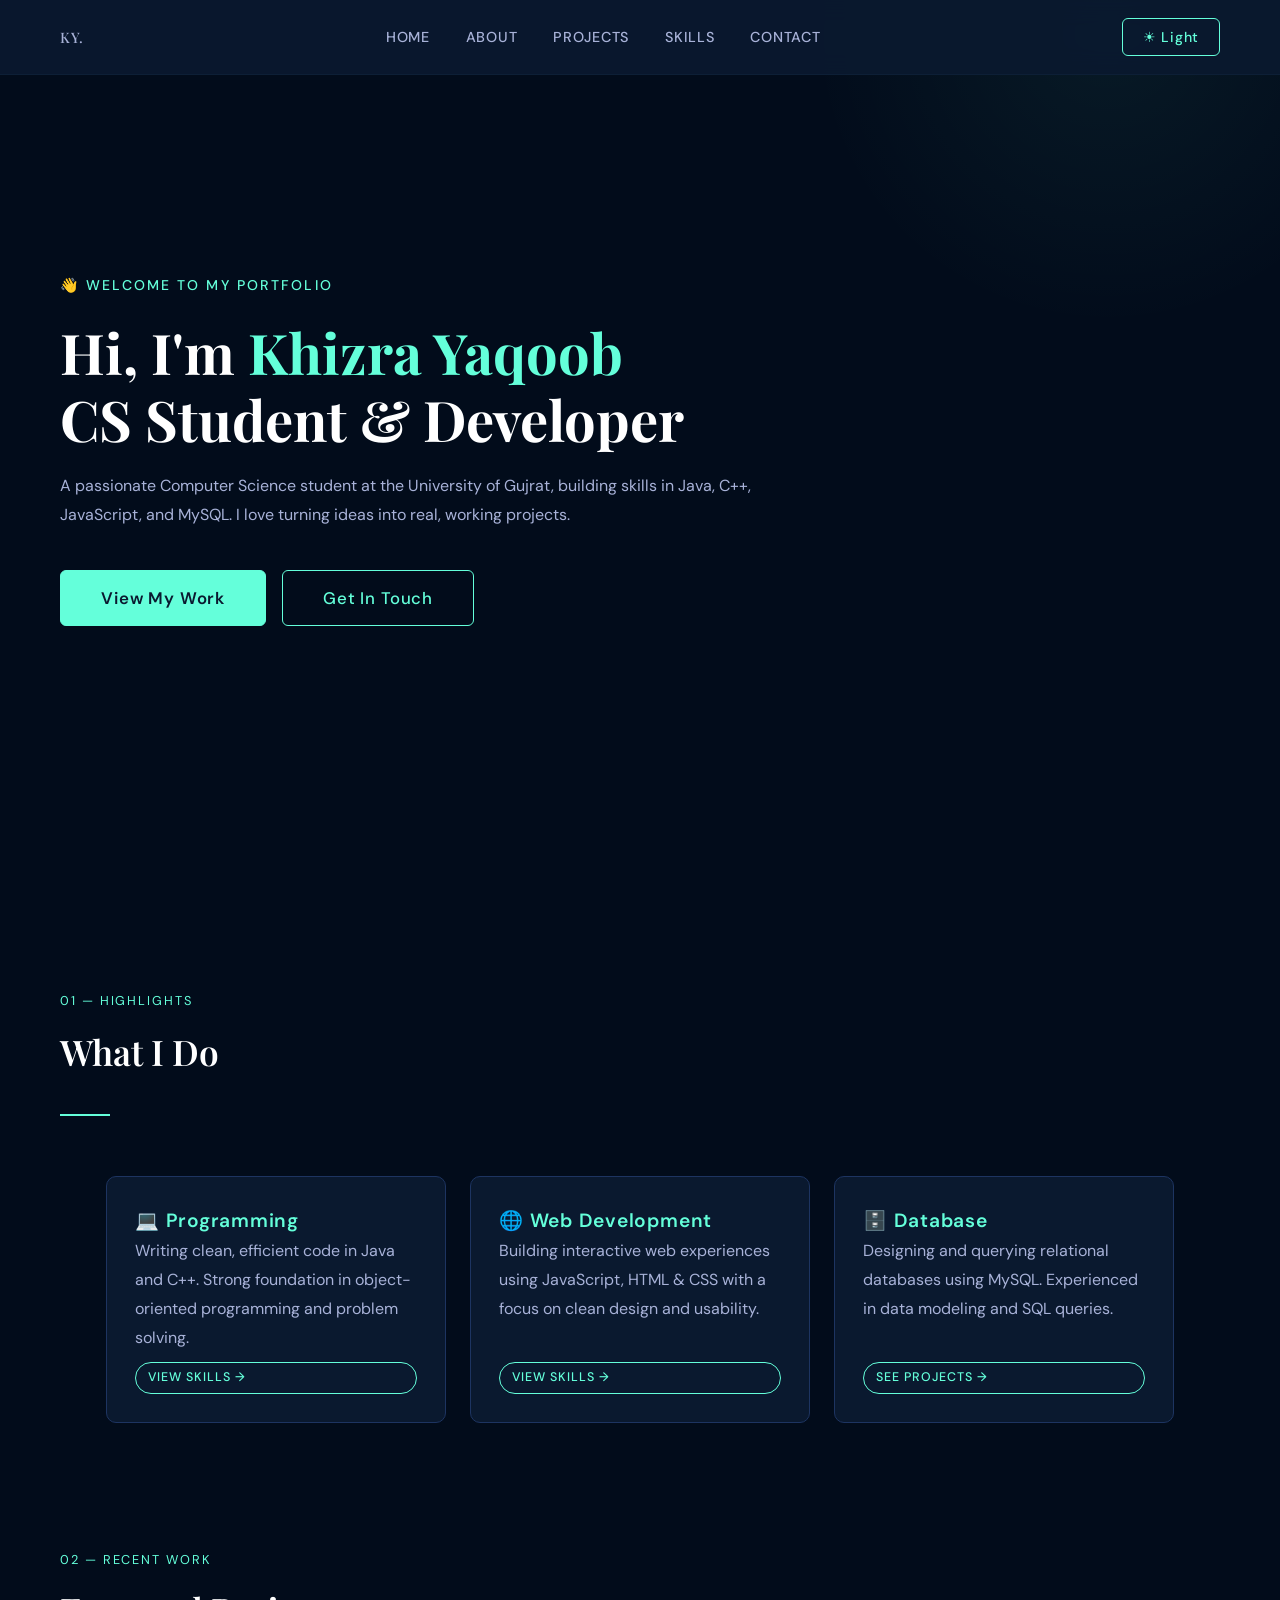
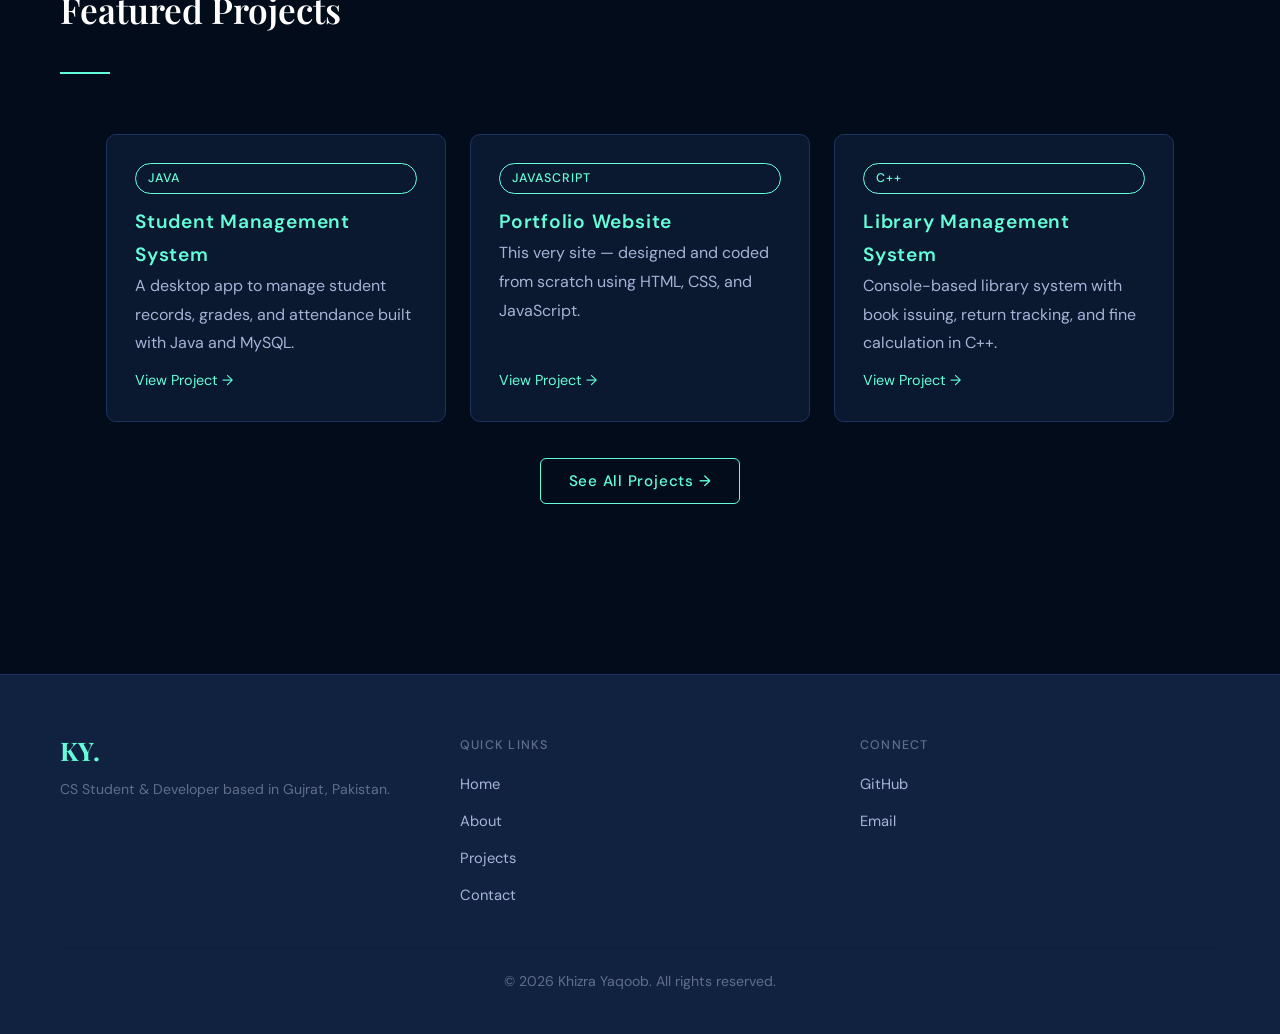
<file: index.html>
<!DOCTYPE html>
<html lang="en" data-theme="dark">
<head>
  <meta charset="UTF-8" />
  <meta name="viewport" content="width=device-width, initial-scale=1.0" />
  <title>Home — Khizra Yaqoob Portfolio</title>
  <link rel="stylesheet" href="cssFile/globalStyles.css" />
</head>
<body>

  <nav>
    <a href="index.html">KY.</a>
    <ul>
      <li><a href="index.html">Home</a></li>
      <li><a href="pages/about.html">About</a></li>
      <li><a href="pages/projects.html">Projects</a></li>
      <li><a href="pages/skills.html">Skills</a></li>
      <li><a href="pages/contact.html">Contact</a></li>
    </ul>
    <button id="theme-toggle" class="sm-button">☀ Light</button>
    <button class="menu-toggle" aria-label="Toggle menu" aria-expanded="false">
      <span></span><span></span><span></span>
    </button>
  </nav>

  <section class="hero page" data-section="home">
    <div class="hero-content">
      <span class="hero-tag">👋 Welcome to my portfolio</span>
      <h1>Hi, I'm <span style="color: var(--brand-accent-color);">Khizra Yaqoob</span><br>CS Student & Developer</h1>
      <p>A passionate Computer Science student at the University of Gujrat, building skills in Java, C++, JavaScript, and MySQL. I love turning ideas into real, working projects.</p>
      <div class="hero-cta">
        <a href="pages/projects.html"><button class="link-button lg-button">View My Work</button></a>
        <a href="pages/contact.html"><button class="lg-button">Get In Touch</button></a>
      </div>
    </div>
  </section>

  <section class="section" data-section="highlights">
    <div class="section-header">
      <span class="section-number">01 — Highlights</span>
      <h2>What I Do</h2>
      <div class="divider"></div>
    </div>
    <div class="card-container">
      <div class="card">
        <h3>💻 Programming</h3>
        <p>Writing clean, efficient code in Java and C++. Strong foundation in object-oriented programming and problem solving.</p>
        <a href="pages/skills.html" class="badge" style="margin-top:auto;">View Skills →</a>
      </div>
      <div class="card">
        <h3>🌐 Web Development</h3>
        <p>Building interactive web experiences using JavaScript, HTML & CSS with a focus on clean design and usability.</p>
        <a href="pages/skills.html" class="badge" style="margin-top:auto;">View Skills →</a>
      </div>
      <div class="card">
        <h3>🗄️ Database</h3>
        <p>Designing and querying relational databases using MySQL. Experienced in data modeling and SQL queries.</p>
        <a href="pages/projects.html" class="badge" style="margin-top:auto;">See Projects →</a>
      </div>
    </div>
  </section>

  <section class="section" style="padding-top:0;" data-section="recent">
    <div class="section-header">
      <span class="section-number">02 — Recent Work</span>
      <h2>Featured Projects</h2>
      <div class="divider"></div>
    </div>
    <div class="card-container">
      <div class="card">
        <span class="badge" style="margin-bottom:12px;">Java</span>
        <h3>Student Management System</h3>
        <p>A desktop app to manage student records, grades, and attendance built with Java and MySQL.</p>
        <a href="pages/projects.html" style="margin-top:auto; font-size:0.9rem;">View Project →</a>
      </div>
      <div class="card">
        <span class="badge" style="margin-bottom:12px;">JavaScript</span>
        <h3>Portfolio Website</h3>
        <p>This very site — designed and coded from scratch using HTML, CSS, and JavaScript.</p>
        <a href="pages/projects.html" style="margin-top:auto; font-size:0.9rem;">View Project →</a>
      </div>
      <div class="card">
        <span class="badge" style="margin-bottom:12px;">C++</span>
        <h3>Library Management System</h3>
        <p>Console-based library system with book issuing, return tracking, and fine calculation in C++.</p>
        <a href="pages/projects.html" style="margin-top:auto; font-size:0.9rem;">View Project →</a>
      </div>
    </div>
    <div style="display:flex; justify-content:center; margin-top:20px;">
      <a href="pages/projects.html"><button>See All Projects →</button></a>
    </div>
  </section>

  <footer>
    <div class="footer-container">
      <div>
        <h1>KY.</h1>
        <p>CS Student & Developer based in Gujrat, Pakistan.</p>
      </div>
      <div>
        <h2>Quick Links</h2>
        <a href="index.html">Home</a>
        <a href="pages/about.html">About</a>
        <a href="pages/projects.html">Projects</a>
        <a href="pages/contact.html">Contact</a>
      </div>
      <div>
        <h2>Connect</h2>
        <a href="https://github.com/khizra-yaqoob" target="_blank">GitHub</a>
        <a href="mailto:khizra.yaqoob03@gmail.com">Email</a>
      </div>
    </div>
    <p style="border-top:1px solid var(--border-muted-color); padding-top:20px; text-align:center;">
      © 2026 Khizra Yaqoob. All rights reserved.
    </p>
  </footer>

  <script src="jsFile/jsFunctions.js"></script>
</body>
</html>
</file>
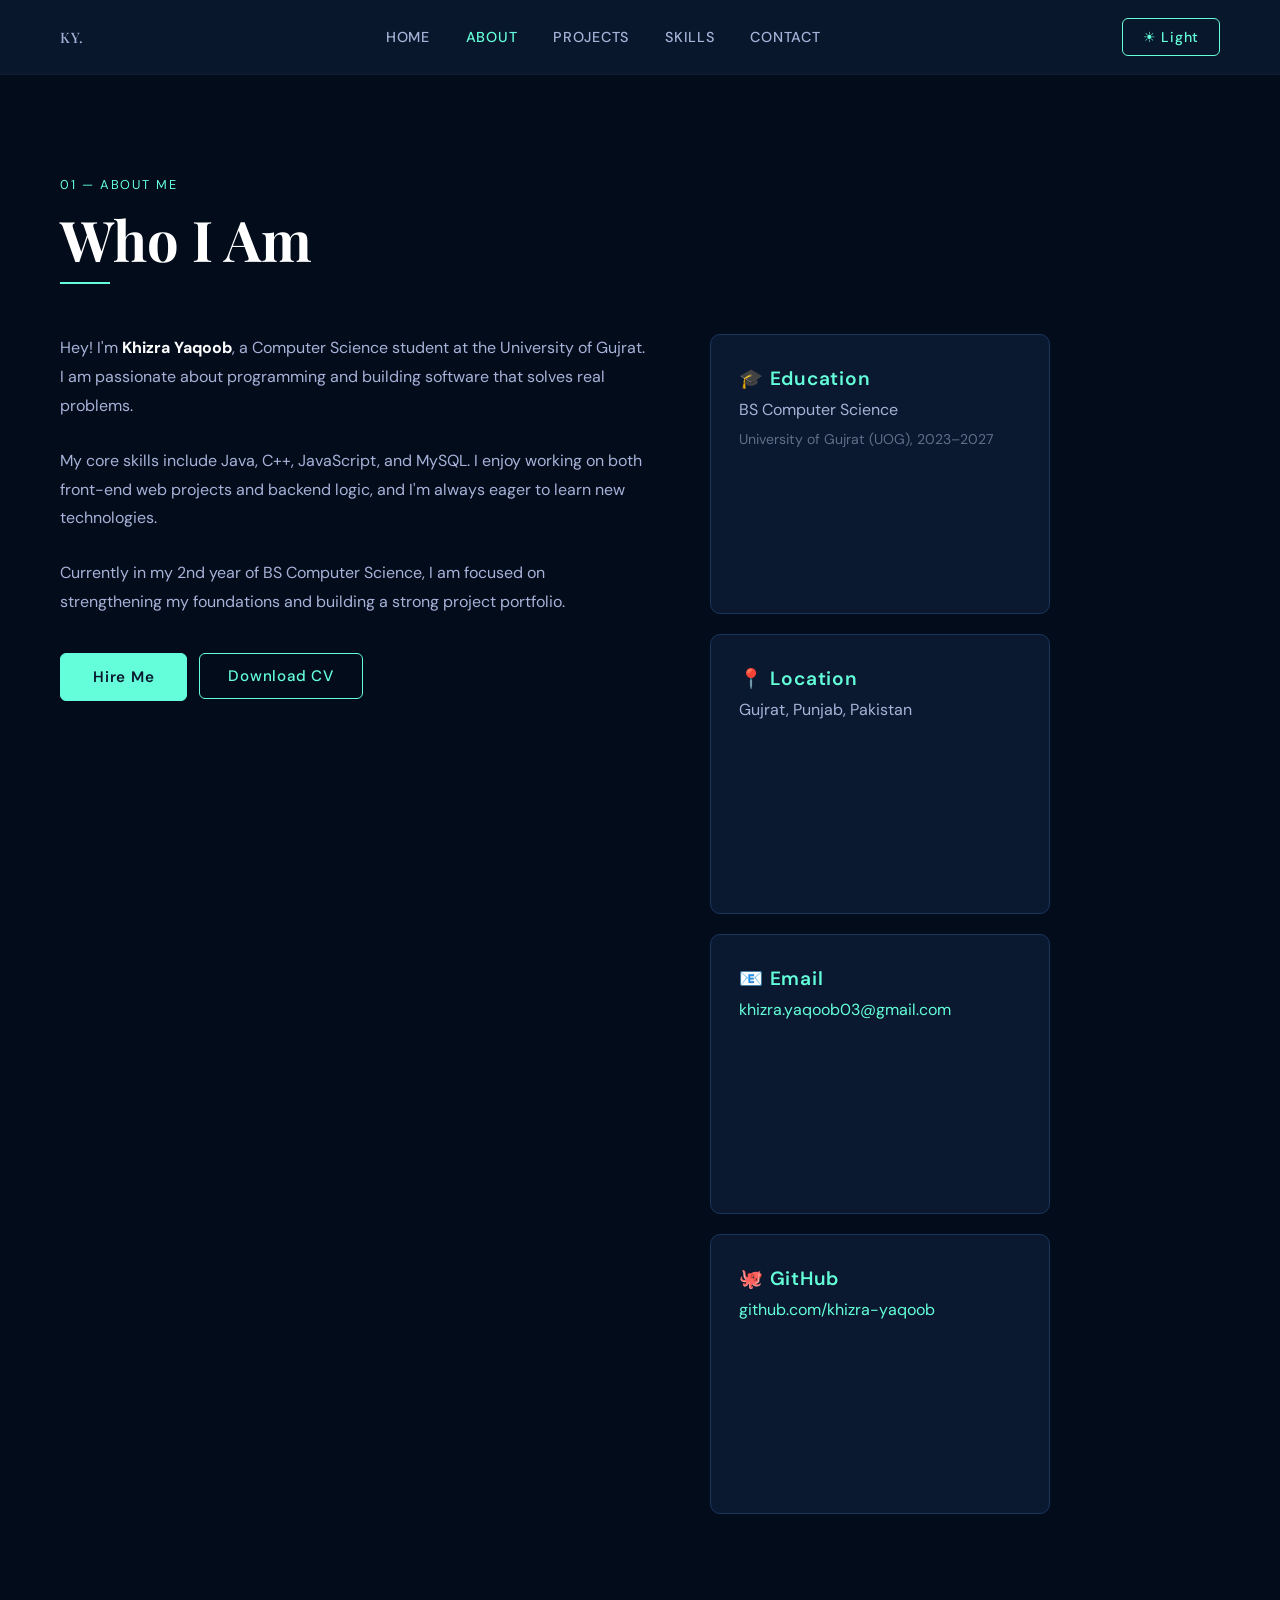
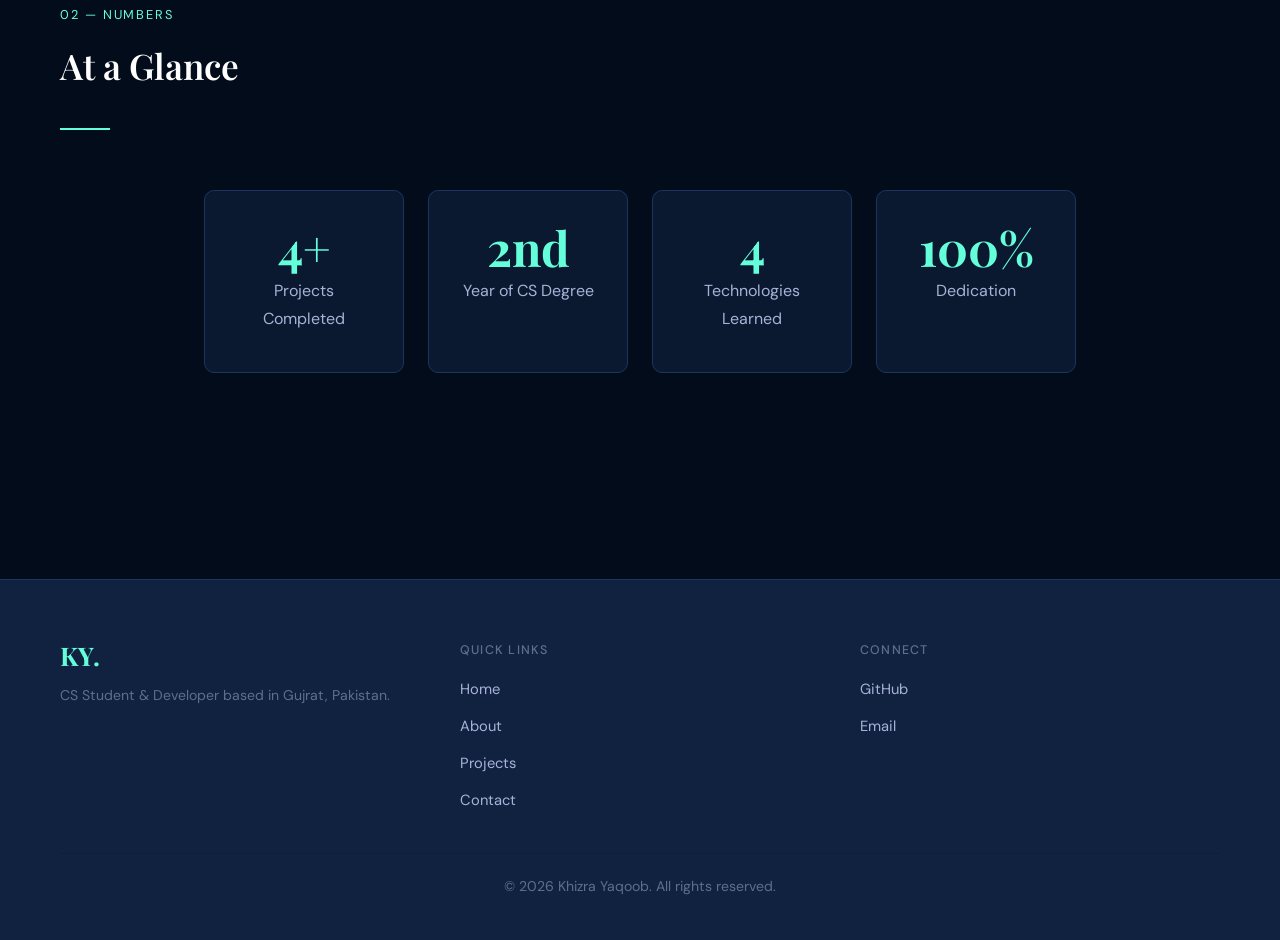
<file: pages/about.html>
<!DOCTYPE html>
<html lang="en" data-theme="dark">
<head>
  <meta charset="UTF-8" />
  <meta name="viewport" content="width=device-width, initial-scale=1.0" />
  <title>About — Khizra Yaqoob</title>
  <link rel="stylesheet" href="../cssFile/globalStyles.css" />
</head>
<body>

  <nav>
    <a href="../index.html">KY.</a>
    <ul>
      <li><a href="../index.html">Home</a></li>
      <li><a href="about.html" style="color:var(--brand-accent-color);">About</a></li>
      <li><a href="projects.html">Projects</a></li>
      <li><a href="skills.html">Skills</a></li>
      <li><a href="contact.html">Contact</a></li>
    </ul>
    <button id="theme-toggle" class="sm-button">☀ Light</button>
    <button class="menu-toggle" aria-label="Toggle menu" aria-expanded="false">
      <span></span><span></span><span></span>
    </button>
  </nav>

  <div class="page">

    <section class="section" style="padding-bottom:0;">
      <span class="section-number">01 — About Me</span>
      <h1 style="margin-top:8px;">Who I Am</h1>
      <div class="divider"></div>
    </section>

    <section class="section" style="padding-top:40px;">
      <div style="display:flex; flex-wrap:wrap; gap:60px; align-items:flex-start;">
        <div style="flex:1 1 340px; display:flex; flex-direction:column; gap:16px;">
          <p>Hey! I'm <strong style="color:var(--text-highlighted-color);">Khizra Yaqoob</strong>, a Computer Science student at the University of Gujrat. I am passionate about programming and building software that solves real problems.</p>
          <p>My core skills include Java, C++, JavaScript, and MySQL. I enjoy working on both front-end web projects and backend logic, and I'm always eager to learn new technologies.</p>
          <p>Currently in my 2nd year of BS Computer Science, I am focused on strengthening my foundations and building a strong project portfolio.</p>
          <div style="display:flex; gap:12px; flex-wrap:wrap; margin-top:10px;">
            <a href="contact.html"><button class="link-button">Hire Me</button></a>
            <a href="#" download><button>Download CV</button></a>
          </div>
        </div>

        <div style="flex:1 1 260px; display:flex; flex-direction:column; gap:20px;">
          <div class="card">
            <h3>🎓 Education</h3>
            <p>BS Computer Science<br><span style="color:var(--text-muted-color); font-size:0.88rem;">University of Gujrat (UOG), 2023–2027</span></p>
          </div>
          <div class="card">
            <h3>📍 Location</h3>
            <p>Gujrat, Punjab, Pakistan</p>
          </div>
          <div class="card">
            <h3>📧 Email</h3>
            <p><a href="mailto:khizra.yaqoob03@gmail.com">khizra.yaqoob03@gmail.com</a></p>
          </div>
          <div class="card">
            <h3>🐙 GitHub</h3>
            <p><a href="https://github.com/khizra-yaqoob" target="_blank">github.com/khizra-yaqoob</a></p>
          </div>
        </div>
      </div>
    </section>

    <section class="section" style="padding-top:0;">
      <div class="section-header">
        <span class="section-number">02 — Numbers</span>
        <h2>At a Glance</h2>
        <div class="divider"></div>
      </div>
      <div class="card-container">
        <div class="card" style="align-items:center; text-align:center; max-width:200px;">
          <h1 style="font-size:3rem; color:var(--brand-accent-color);">4+</h1>
          <p>Projects Completed</p>
        </div>
        <div class="card" style="align-items:center; text-align:center; max-width:200px;">
          <h1 style="font-size:3rem; color:var(--brand-accent-color);">2nd</h1>
          <p>Year of CS Degree</p>
        </div>
        <div class="card" style="align-items:center; text-align:center; max-width:200px;">
          <h1 style="font-size:3rem; color:var(--brand-accent-color);">4</h1>
          <p>Technologies Learned</p>
        </div>
        <div class="card" style="align-items:center; text-align:center; max-width:200px;">
          <h1 style="font-size:3rem; color:var(--brand-accent-color);">100%</h1>
          <p>Dedication</p>
        </div>
      </div>
    </section>

  </div>

  <footer>
    <div class="footer-container">
      <div>
        <h1>KY.</h1>
        <p>CS Student & Developer based in Gujrat, Pakistan.</p>
      </div>
      <div>
        <h2>Quick Links</h2>
        <a href="../index.html">Home</a>
        <a href="about.html">About</a>
        <a href="projects.html">Projects</a>
        <a href="contact.html">Contact</a>
      </div>
      <div>
        <h2>Connect</h2>
        <a href="https://github.com/khizra-yaqoob" target="_blank">GitHub</a>
        <a href="mailto:khizra.yaqoob03@gmail.com">Email</a>
      </div>
    </div>
    <p style="border-top:1px solid var(--border-muted-color); padding-top:20px; text-align:center;">
      © 2026 Khizra Yaqoob. All rights reserved.
    </p>
  </footer>

  <script src="../jsFile/jsFunctions.js"></script>
</body>
</html>
</file>
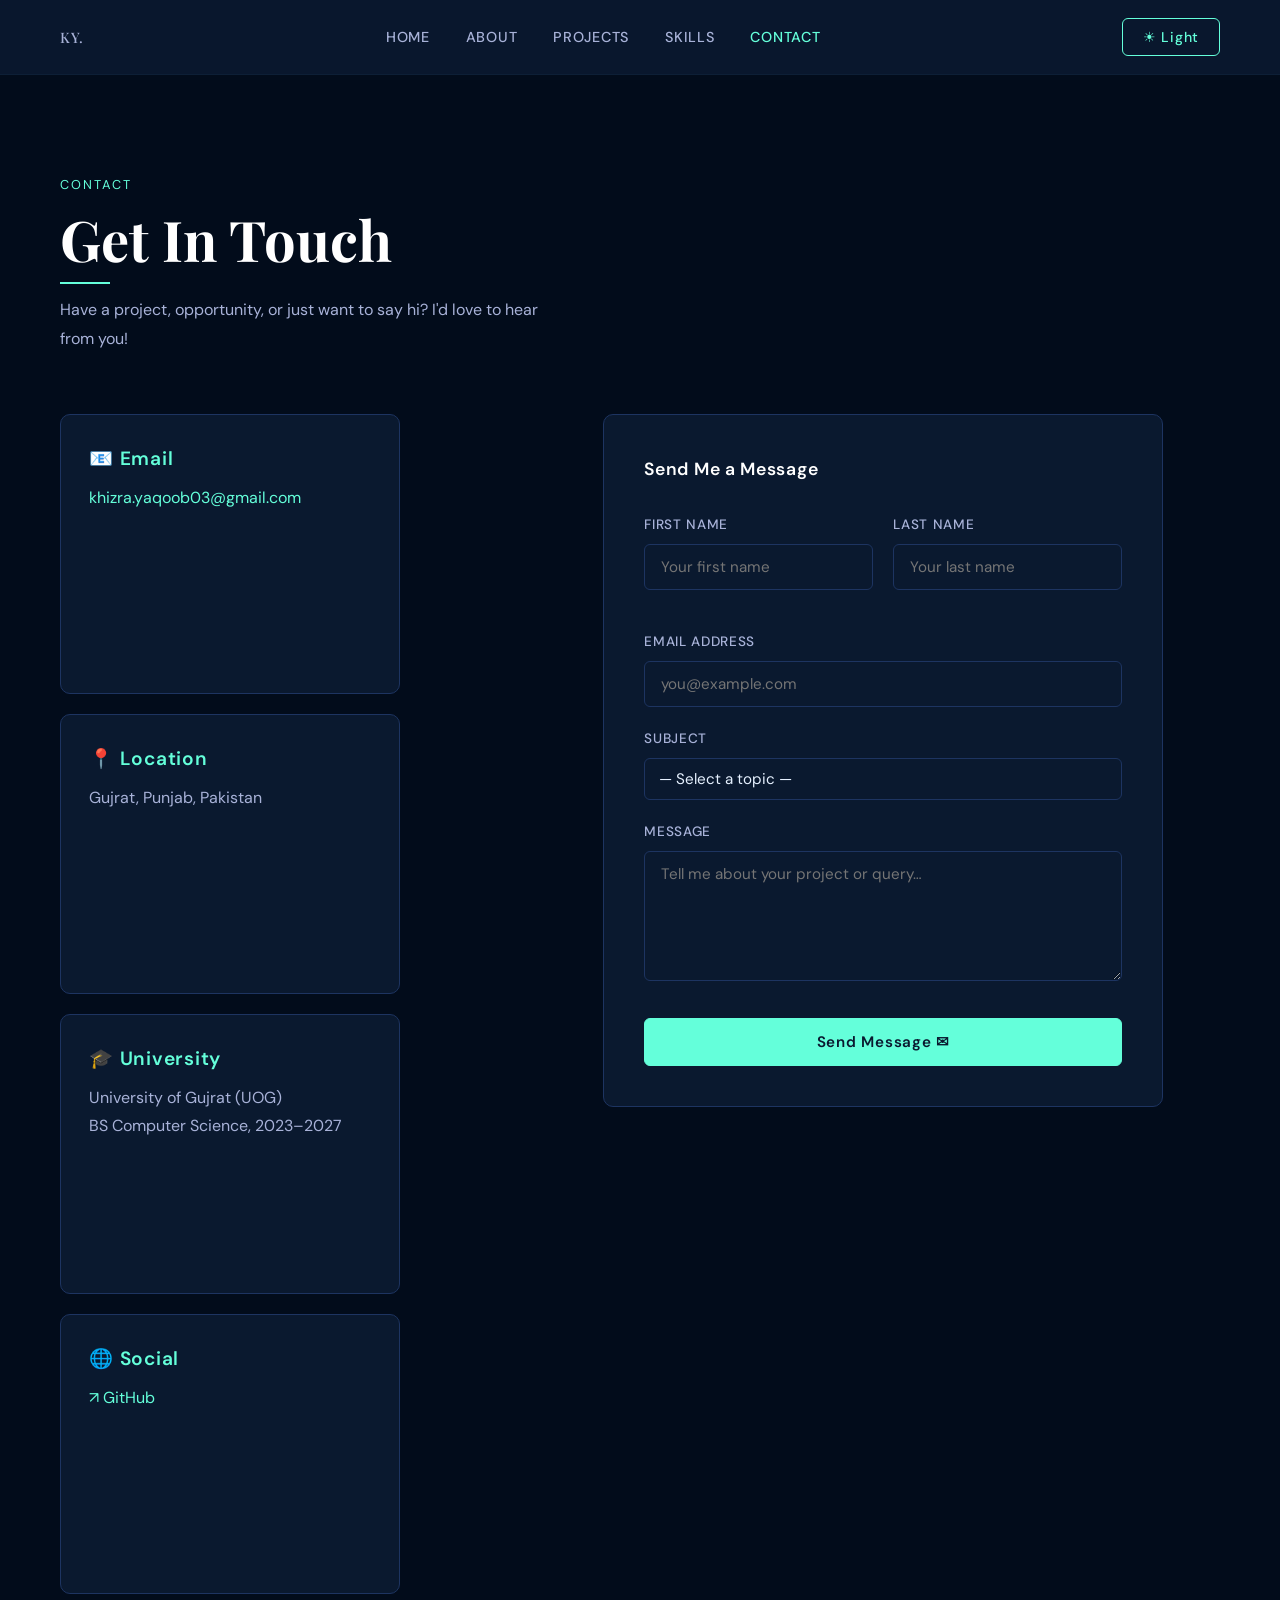
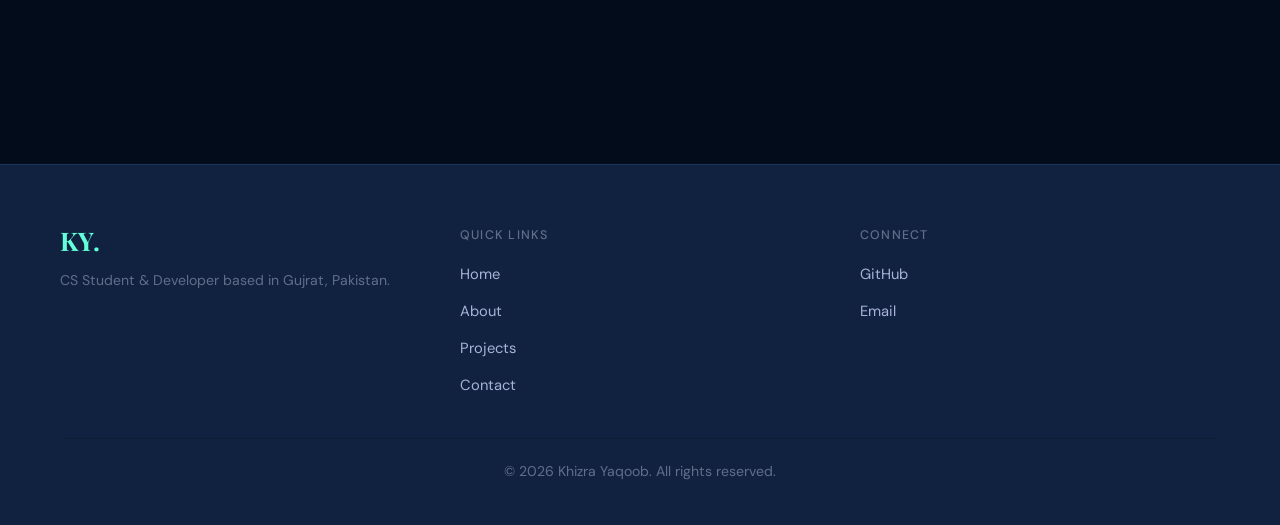
<file: pages/contact.html>
<!DOCTYPE html>
<html lang="en" data-theme="dark">
<head>
  <meta charset="UTF-8" />
  <meta name="viewport" content="width=device-width, initial-scale=1.0" />
  <title>Contact — Khizra Yaqoob</title>
  <link rel="stylesheet" href="../cssFile/globalStyles.css" />
</head>
<body>

  <nav>
    <a href="../index.html">KY.</a>
    <ul>
      <li><a href="../index.html">Home</a></li>
      <li><a href="about.html">About</a></li>
      <li><a href="projects.html">Projects</a></li>
      <li><a href="skills.html">Skills</a></li>
      <li><a href="contact.html" style="color:var(--brand-accent-color);">Contact</a></li>
    </ul>
    <button id="theme-toggle" class="sm-button">☀ Light</button>
    <button class="menu-toggle" aria-label="Toggle menu" aria-expanded="false">
      <span></span><span></span><span></span>
    </button>
  </nav>

  <div class="page">

    <section class="section" style="padding-bottom:0;">
      <span class="section-number">Contact</span>
      <h1 style="margin-top:8px;">Get In Touch</h1>
      <div class="divider"></div>
      <p style="max-width:500px; margin-top:12px;">Have a project, opportunity, or just want to say hi? I'd love to hear from you!</p>
    </section>

    <section class="section" style="padding-top:50px;">
      <div style="display:flex; flex-wrap:wrap; gap:60px; align-items:flex-start;">

        <div style="flex:1 1 280px; display:flex; flex-direction:column; gap:20px;">
          <div class="card">
            <h3>📧 Email</h3>
            <p style="margin-top:8px;"><a href="mailto:khizra.yaqoob03@gmail.com">khizra.yaqoob03@gmail.com</a></p>
          </div>
          <div class="card">
            <h3>📍 Location</h3>
            <p style="margin-top:8px;">Gujrat, Punjab, Pakistan</p>
          </div>
          <div class="card">
            <h3>🎓 University</h3>
            <p style="margin-top:8px;">University of Gujrat (UOG)<br>BS Computer Science, 2023–2027</p>
          </div>
          <div class="card">
            <h3>🌐 Social</h3>
            <div style="display:flex; flex-direction:column; gap:8px; margin-top:8px;">
              <a href="https://github.com/khizra-yaqoob" target="_blank">↗ GitHub</a>
            </div>
          </div>
        </div>

        <div style="flex:2 1 380px;">
          <div class="form-container" style="padding:0;">
            <form id="contact-form" style="width:100%; max-width:560px; background:var(--bg-card); border:1px solid var(--border-primary-color); border-radius:var(--radius-md); padding:40px;">
              <h3 style="margin-bottom:28px; font-size:1.1rem; color:var(--text-highlighted-color);">Send Me a Message</h3>

              <div style="display:flex; gap:20px; flex-wrap:wrap;">
                <div style="flex:1 1 180px;">
                  <label for="fname">First Name</label>
                  <input type="text" id="fname" name="fname" placeholder="Your first name" required />
                </div>
                <div style="flex:1 1 180px;">
                  <label for="lname">Last Name</label>
                  <input type="text" id="lname" name="lname" placeholder="Your last name" />
                </div>
              </div>

              <div>
                <label for="email">Email Address</label>
                <input type="email" id="email" name="email" placeholder="you@example.com" required />
              </div>

              <div>
                <label for="subject">Subject</label>
                <div class="select-container">
                  <select id="subject" name="subject">
                    <option value="">— Select a topic —</option>
                    <option value="project">Project Collaboration</option>
                    <option value="internship">Internship Opportunity</option>
                    <option value="freelance">Freelance Work</option>
                    <option value="other">Other</option>
                  </select>
                </div>
              </div>

              <div>
                <label for="message">Message</label>
                <textarea id="message" name="message" placeholder="Tell me about your project or query…" required></textarea>
              </div>

              <button type="submit" class="link-button" style="width:100%; justify-content:center; margin-top:8px;">Send Message ✉</button>
            </form>
          </div>
        </div>

      </div>
    </section>

  </div>

  <footer>
    <div class="footer-container">
      <div>
        <h1>KY.</h1>
        <p>CS Student & Developer based in Gujrat, Pakistan.</p>
      </div>
      <div>
        <h2>Quick Links</h2>
        <a href="../index.html">Home</a>
        <a href="about.html">About</a>
        <a href="projects.html">Projects</a>
        <a href="contact.html">Contact</a>
      </div>
      <div>
        <h2>Connect</h2>
        <a href="https://github.com/khizra-yaqoob" target="_blank">GitHub</a>
        <a href="mailto:khizra.yaqoob03@gmail.com">Email</a>
      </div>
    </div>
    <p style="border-top:1px solid var(--border-muted-color); padding-top:20px; text-align:center;">
      © 2026 Khizra Yaqoob. All rights reserved.
    </p>
  </footer>

  <script src="../jsFile/jsFunctions.js"></script>
</body>
</html>
</file>
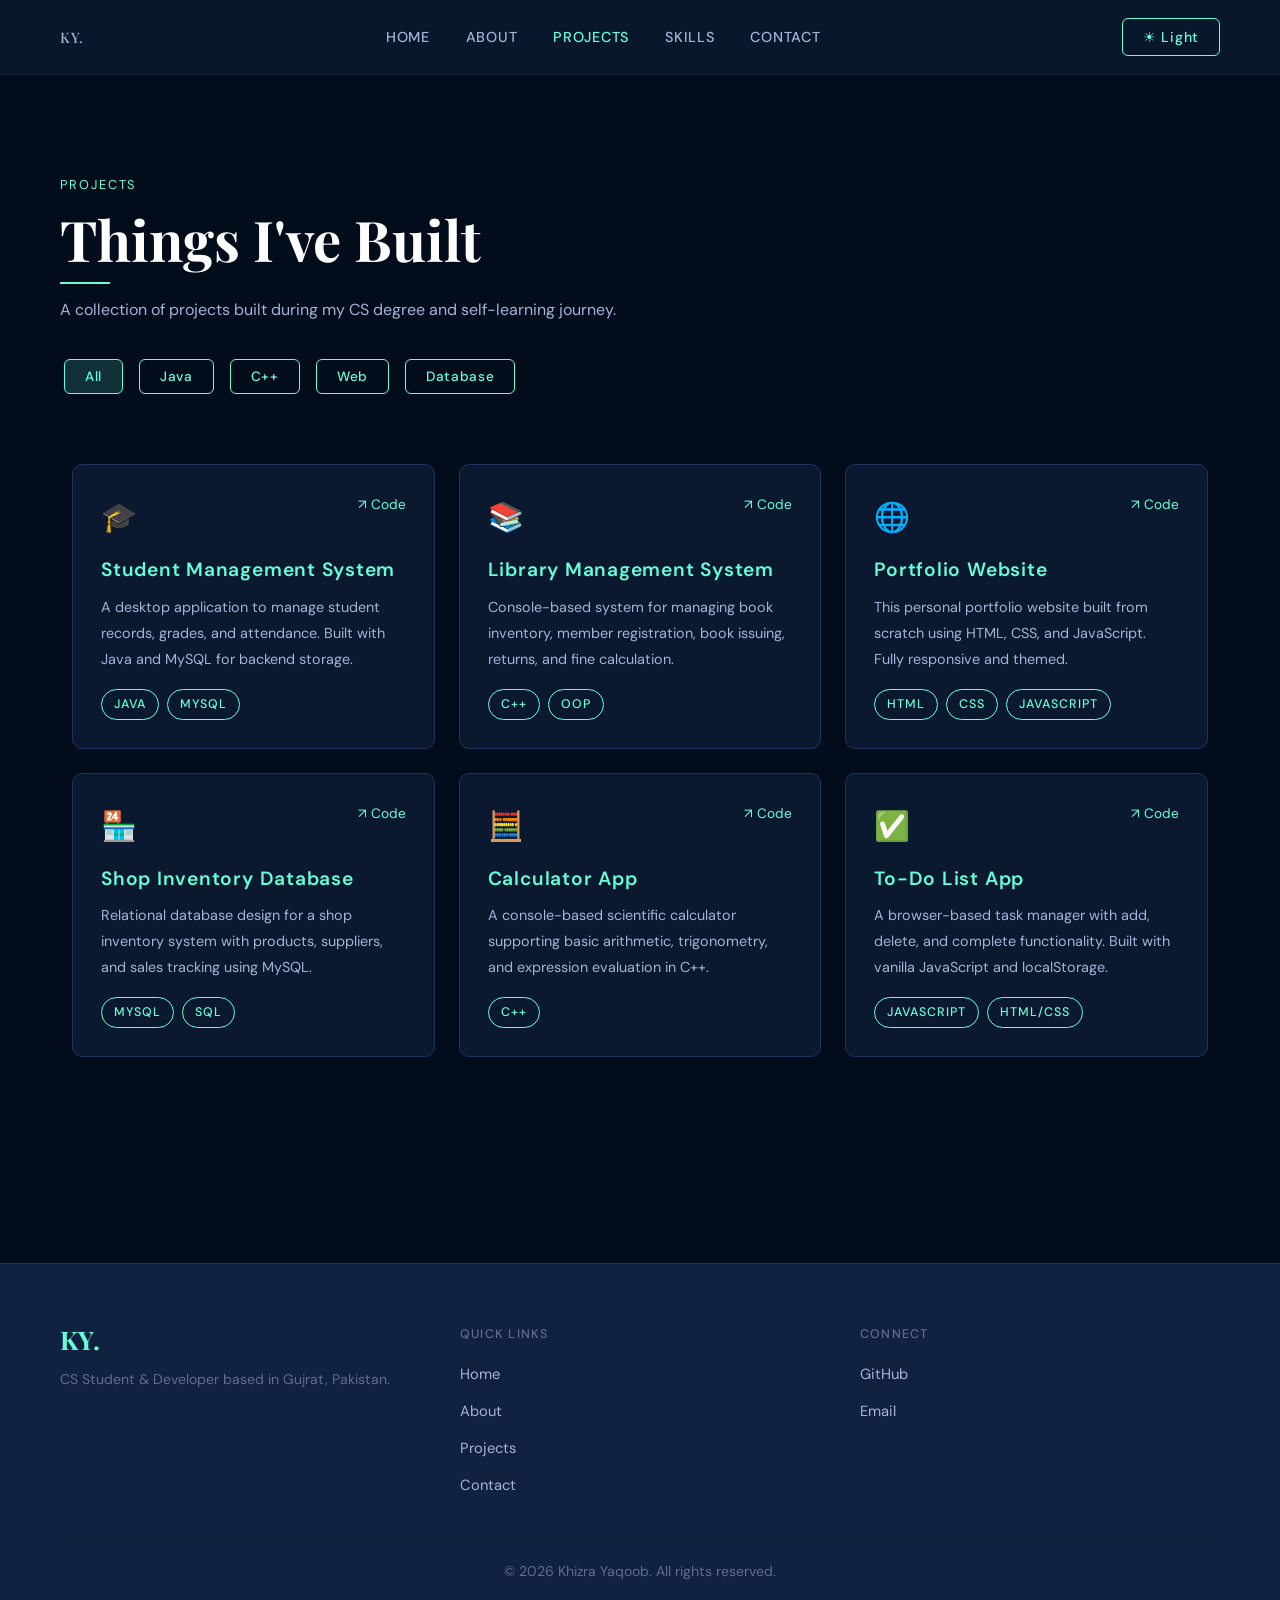
<file: pages/projects.html>
<!DOCTYPE html>
<html lang="en" data-theme="dark">
<head>
  <meta charset="UTF-8" />
  <meta name="viewport" content="width=device-width, initial-scale=1.0" />
  <title>Projects — Khizra Yaqoob</title>
  <link rel="stylesheet" href="../cssFile/globalStyles.css" />
  <style>
    .filter-btn { padding:8px 20px; font-size:0.85rem; margin:4px; }
    .filter-btn.active { background:rgba(100,255,218,0.15); color:var(--brand-accent-color); }
    .project-card { flex:1 1 300px; max-width:380px; }
  </style>
</head>
<body>

  <nav>
    <a href="../index.html">KY.</a>
    <ul>
      <li><a href="../index.html">Home</a></li>
      <li><a href="about.html">About</a></li>
      <li><a href="projects.html" style="color:var(--brand-accent-color);">Projects</a></li>
      <li><a href="skills.html">Skills</a></li>
      <li><a href="contact.html">Contact</a></li>
    </ul>
    <button id="theme-toggle" class="sm-button">☀ Light</button>
    <button class="menu-toggle" aria-label="Toggle menu" aria-expanded="false">
      <span></span><span></span><span></span>
    </button>
  </nav>

  <div class="page">

    <section class="section" style="padding-bottom:20px;">
      <span class="section-number">Projects</span>
      <h1 style="margin-top:8px;">Things I've Built</h1>
      <div class="divider"></div>
      <p style="max-width:560px; margin-top:12px;">A collection of projects built during my CS degree and self-learning journey.</p>
    </section>

    <section style="padding: 0 60px 20px; display:flex; flex-wrap:wrap; gap:8px;">
      <button class="filter-btn active" data-filter="all" onclick="filterProjects('all')">All</button>
      <button class="filter-btn" data-filter="java" onclick="filterProjects('java')">Java</button>
      <button class="filter-btn" data-filter="cpp" onclick="filterProjects('cpp')">C++</button>
      <button class="filter-btn" data-filter="web" onclick="filterProjects('web')">Web</button>
      <button class="filter-btn" data-filter="database" onclick="filterProjects('database')">Database</button>
    </section>

    <section class="section" style="padding-top:10px;">
      <div class="card-container" style="justify-content:flex-start;">

        <div class="card project-card" data-category="java">
          <div style="display:flex; justify-content:space-between; align-items:flex-start; margin-bottom:12px;">
            <span style="font-size:1.8rem;">🎓</span>
            <a href="https://github.com/khizra-yaqoob" style="font-size:0.85rem;">↗ Code</a>
          </div>
          <h3>Student Management System</h3>
          <p style="margin:8px 0 16px; font-size:0.9rem;">A desktop application to manage student records, grades, and attendance. Built with Java and MySQL for backend storage.</p>
          <div style="display:flex; flex-wrap:wrap; gap:8px; margin-top:auto;">
            <span class="badge">Java</span>
            <span class="badge">MySQL</span>
          </div>
        </div>

        <div class="card project-card" data-category="cpp">
          <div style="display:flex; justify-content:space-between; align-items:flex-start; margin-bottom:12px;">
            <span style="font-size:1.8rem;">📚</span>
            <a href="https://github.com/khizra-yaqoob" style="font-size:0.85rem;">↗ Code</a>
          </div>
          <h3>Library Management System</h3>
          <p style="margin:8px 0 16px; font-size:0.9rem;">Console-based system for managing book inventory, member registration, book issuing, returns, and fine calculation.</p>
          <div style="display:flex; flex-wrap:wrap; gap:8px; margin-top:auto;">
            <span class="badge">C++</span>
            <span class="badge">OOP</span>
          </div>
        </div>

        <div class="card project-card" data-category="web">
          <div style="display:flex; justify-content:space-between; align-items:flex-start; margin-bottom:12px;">
            <span style="font-size:1.8rem;">🌐</span>
            <a href="https://github.com/khizra-yaqoob" style="font-size:0.85rem;">↗ Code</a>
          </div>
          <h3>Portfolio Website</h3>
          <p style="margin:8px 0 16px; font-size:0.9rem;">This personal portfolio website built from scratch using HTML, CSS, and JavaScript. Fully responsive and themed.</p>
          <div style="display:flex; flex-wrap:wrap; gap:8px; margin-top:auto;">
            <span class="badge">HTML</span>
            <span class="badge">CSS</span>
            <span class="badge">JavaScript</span>
          </div>
        </div>

        <div class="card project-card" data-category="database">
          <div style="display:flex; justify-content:space-between; align-items:flex-start; margin-bottom:12px;">
            <span style="font-size:1.8rem;">🏪</span>
            <a href="https://github.com/khizra-yaqoob" style="font-size:0.85rem;">↗ Code</a>
          </div>
          <h3>Shop Inventory Database</h3>
          <p style="margin:8px 0 16px; font-size:0.9rem;">Relational database design for a shop inventory system with products, suppliers, and sales tracking using MySQL.</p>
          <div style="display:flex; flex-wrap:wrap; gap:8px; margin-top:auto;">
            <span class="badge">MySQL</span>
            <span class="badge">SQL</span>
          </div>
        </div>

        <div class="card project-card" data-category="cpp">
          <div style="display:flex; justify-content:space-between; align-items:flex-start; margin-bottom:12px;">
            <span style="font-size:1.8rem;">🧮</span>
            <a href="https://github.com/khizra-yaqoob" style="font-size:0.85rem;">↗ Code</a>
          </div>
          <h3>Calculator App</h3>
          <p style="margin:8px 0 16px; font-size:0.9rem;">A console-based scientific calculator supporting basic arithmetic, trigonometry, and expression evaluation in C++.</p>
          <div style="display:flex; flex-wrap:wrap; gap:8px; margin-top:auto;">
            <span class="badge">C++</span>
          </div>
        </div>

        <div class="card project-card" data-category="web">
          <div style="display:flex; justify-content:space-between; align-items:flex-start; margin-bottom:12px;">
            <span style="font-size:1.8rem;">✅</span>
            <a href="https://github.com/khizra-yaqoob" style="font-size:0.85rem;">↗ Code</a>
          </div>
          <h3>To-Do List App</h3>
          <p style="margin:8px 0 16px; font-size:0.9rem;">A browser-based task manager with add, delete, and complete functionality. Built with vanilla JavaScript and localStorage.</p>
          <div style="display:flex; flex-wrap:wrap; gap:8px; margin-top:auto;">
            <span class="badge">JavaScript</span>
            <span class="badge">HTML/CSS</span>
          </div>
        </div>

      </div>
    </section>

  </div>

  <footer>
    <div class="footer-container">
      <div>
        <h1>KY.</h1>
        <p>CS Student & Developer based in Gujrat, Pakistan.</p>
      </div>
      <div>
        <h2>Quick Links</h2>
        <a href="../index.html">Home</a>
        <a href="about.html">About</a>
        <a href="projects.html">Projects</a>
        <a href="contact.html">Contact</a>
      </div>
      <div>
        <h2>Connect</h2>
        <a href="https://github.com/khizra-yaqoob" target="_blank">GitHub</a>
        <a href="mailto:khizra.yaqoob03@gmail.com">Email</a>
      </div>
    </div>
    <p style="border-top:1px solid var(--border-muted-color); padding-top:20px; text-align:center;">
      © 2026 Khizra Yaqoob. All rights reserved.
    </p>
  </footer>

  <script src="../jsFile/jsFunctions.js"></script>
</body>
</html>
</file>
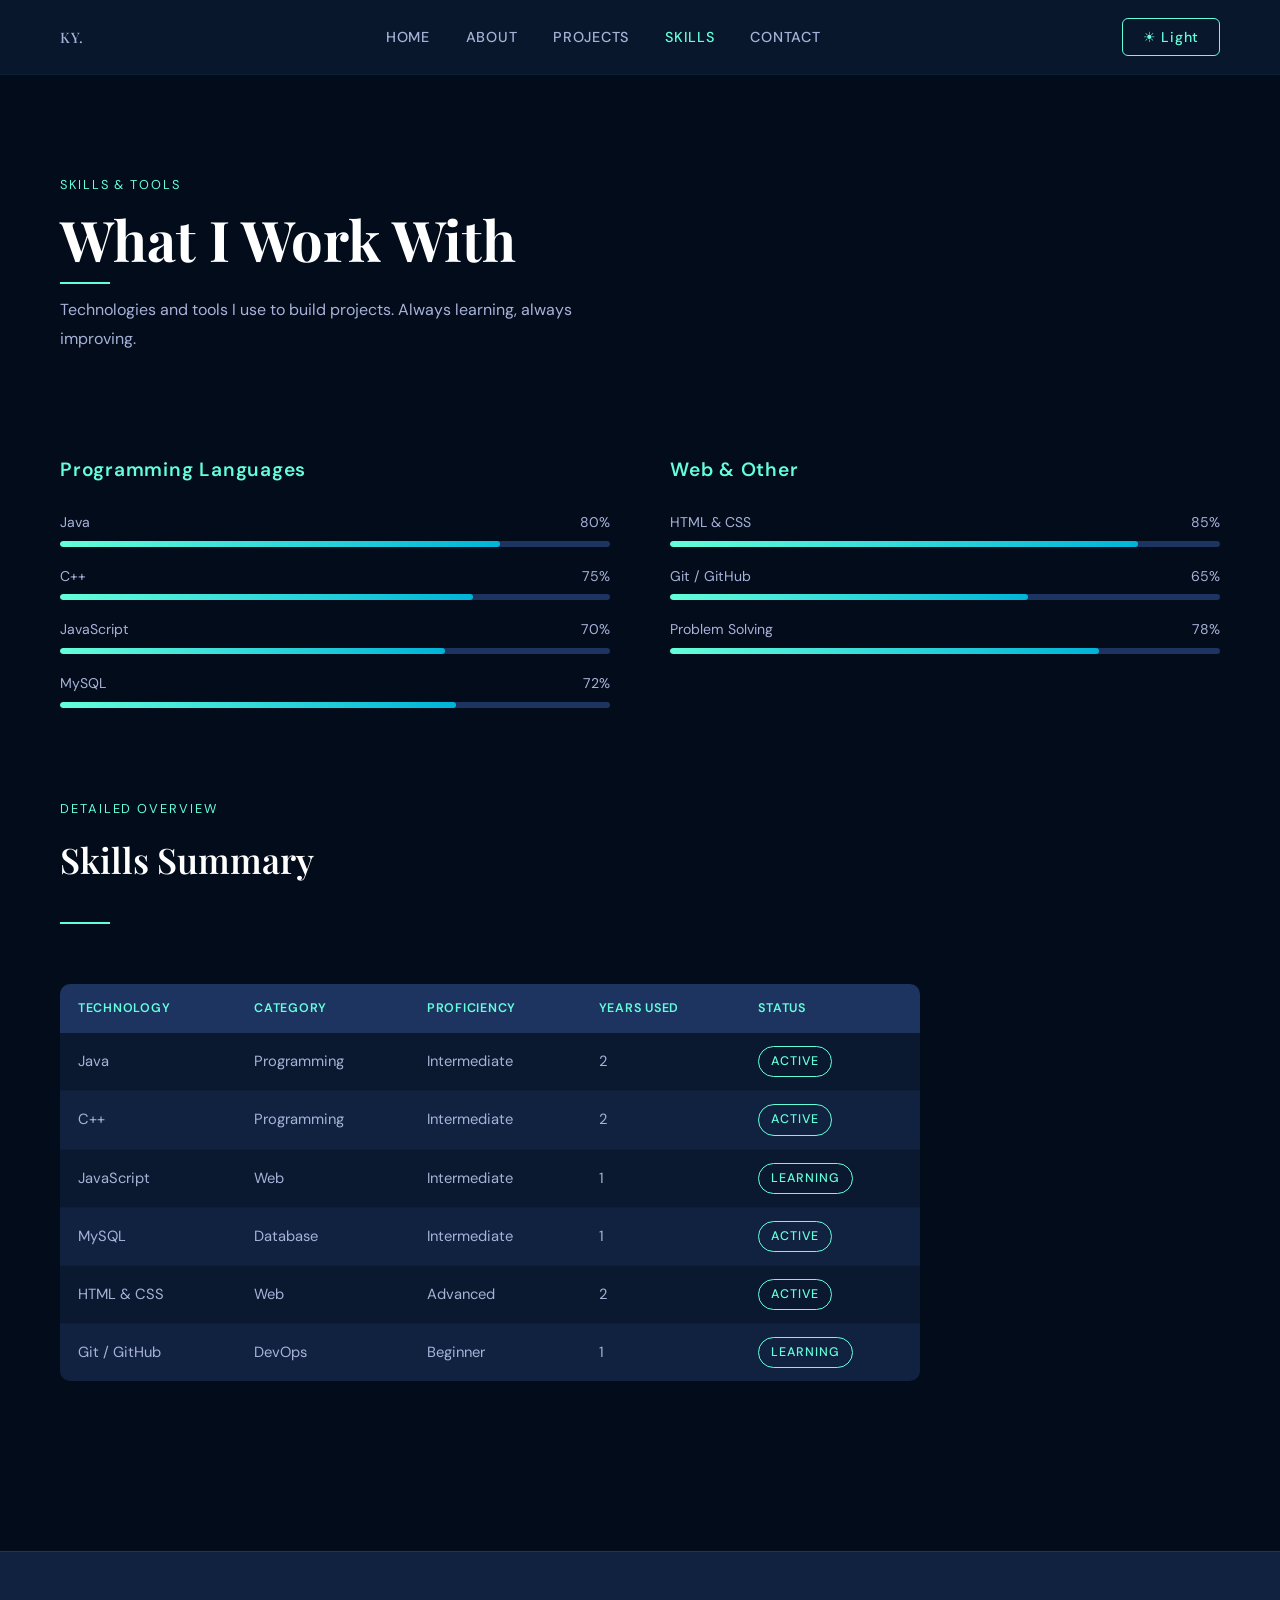
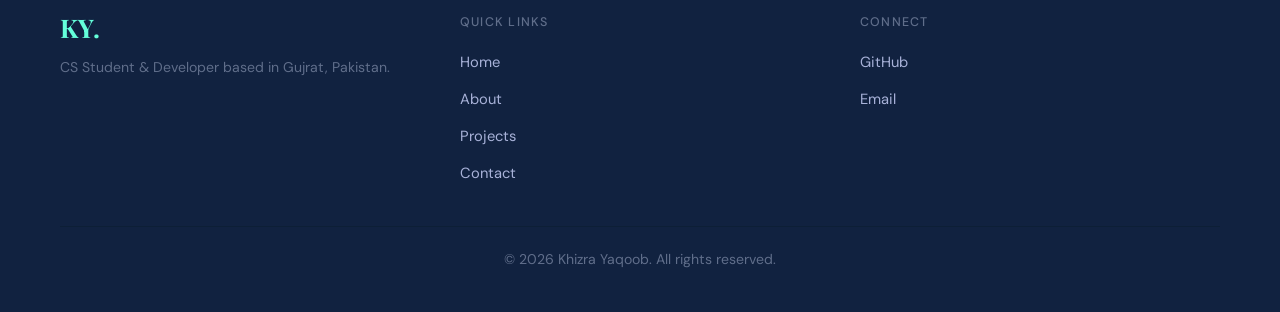
<file: pages/skills.html>
<!DOCTYPE html>
<html lang="en" data-theme="dark">
<head>
  <meta charset="UTF-8" />
  <meta name="viewport" content="width=device-width, initial-scale=1.0" />
  <title>Skills — Khizra Yaqoob</title>
  <link rel="stylesheet" href="../cssFile/globalStyles.css" />
</head>
<body>

  <nav>
    <a href="../index.html">KY.</a>
    <ul>
      <li><a href="../index.html">Home</a></li>
      <li><a href="about.html">About</a></li>
      <li><a href="projects.html">Projects</a></li>
      <li><a href="skills.html" style="color:var(--brand-accent-color);">Skills</a></li>
      <li><a href="contact.html">Contact</a></li>
    </ul>
    <button id="theme-toggle" class="sm-button">☀ Light</button>
    <button class="menu-toggle" aria-label="Toggle menu" aria-expanded="false">
      <span></span><span></span><span></span>
    </button>
  </nav>

  <div class="page">

    <section class="section" style="padding-bottom:0;">
      <span class="section-number">Skills & Tools</span>
      <h1 style="margin-top:8px;">What I Work With</h1>
      <div class="divider"></div>
      <p style="max-width:520px; margin-top:12px;">Technologies and tools I use to build projects. Always learning, always improving.</p>
    </section>

    <section class="section">
      <div style="display:flex; flex-wrap:wrap; gap:60px;">
        <div style="flex:1 1 300px;">
          <h3 style="margin-bottom:24px;">Programming Languages</h3>
          <div class="skill-bar-wrap">
            <div class="skill-item">
              <div class="skill-label"><span>Java</span><span>80%</span></div>
              <div class="skill-track"><div class="skill-fill" style="width:80%"></div></div>
            </div>
            <div class="skill-item">
              <div class="skill-label"><span>C++</span><span>75%</span></div>
              <div class="skill-track"><div class="skill-fill" style="width:75%"></div></div>
            </div>
            <div class="skill-item">
              <div class="skill-label"><span>JavaScript</span><span>70%</span></div>
              <div class="skill-track"><div class="skill-fill" style="width:70%"></div></div>
            </div>
            <div class="skill-item">
              <div class="skill-label"><span>MySQL</span><span>72%</span></div>
              <div class="skill-track"><div class="skill-fill" style="width:72%"></div></div>
            </div>
          </div>
        </div>
        <div style="flex:1 1 300px;">
          <h3 style="margin-bottom:24px;">Web & Other</h3>
          <div class="skill-bar-wrap">
            <div class="skill-item">
              <div class="skill-label"><span>HTML & CSS</span><span>85%</span></div>
              <div class="skill-track"><div class="skill-fill" style="width:85%"></div></div>
            </div>
            <div class="skill-item">
              <div class="skill-label"><span>Git / GitHub</span><span>65%</span></div>
              <div class="skill-track"><div class="skill-fill" style="width:65%"></div></div>
            </div>
            <div class="skill-item">
              <div class="skill-label"><span>Problem Solving</span><span>78%</span></div>
              <div class="skill-track"><div class="skill-fill" style="width:78%"></div></div>
            </div>
          </div>
        </div>
      </div>
    </section>

    <section class="section" style="padding-top:0;">
      <div class="section-header">
        <span class="section-number">Detailed Overview</span>
        <h2>Skills Summary</h2>
        <div class="divider"></div>
      </div>
      <div class="table-container">
        <table style="min-width:480px; max-width:860px;">
          <thead>
            <tr>
              <th>Technology</th>
              <th>Category</th>
              <th>Proficiency</th>
              <th>Years Used</th>
              <th>Status</th>
            </tr>
          </thead>
          <tbody>
            <tr>
              <td>Java</td>
              <td>Programming</td>
              <td>Intermediate</td>
              <td>2</td>
              <td><span class="badge">Active</span></td>
            </tr>
            <tr>
              <td>C++</td>
              <td>Programming</td>
              <td>Intermediate</td>
              <td>2</td>
              <td><span class="badge">Active</span></td>
            </tr>
            <tr>
              <td>JavaScript</td>
              <td>Web</td>
              <td>Intermediate</td>
              <td>1</td>
              <td><span class="badge">Learning</span></td>
            </tr>
            <tr>
              <td>MySQL</td>
              <td>Database</td>
              <td>Intermediate</td>
              <td>1</td>
              <td><span class="badge">Active</span></td>
            </tr>
            <tr>
              <td>HTML & CSS</td>
              <td>Web</td>
              <td>Advanced</td>
              <td>2</td>
              <td><span class="badge">Active</span></td>
            </tr>
            <tr>
              <td>Git / GitHub</td>
              <td>DevOps</td>
              <td>Beginner</td>
              <td>1</td>
              <td><span class="badge">Learning</span></td>
            </tr>
          </tbody>
        </table>
      </div>
    </section>

  </div>

  <footer>
    <div class="footer-container">
      <div>
        <h1>KY.</h1>
        <p>CS Student & Developer based in Gujrat, Pakistan.</p>
      </div>
      <div>
        <h2>Quick Links</h2>
        <a href="../index.html">Home</a>
        <a href="about.html">About</a>
        <a href="projects.html">Projects</a>
        <a href="contact.html">Contact</a>
      </div>
      <div>
        <h2>Connect</h2>
        <a href="https://github.com/khizra-yaqoob" target="_blank">GitHub</a>
        <a href="mailto:khizra.yaqoob03@gmail.com">Email</a>
      </div>
    </div>
    <p style="border-top:1px solid var(--border-muted-color); padding-top:20px; text-align:center;">
      © 2026 Khizra Yaqoob. All rights reserved.
    </p>
  </footer>

  <script src="../jsFile/jsFunctions.js"></script>
</body>
</html>
</file>
<file: cssFile/globalStyles.css>
/* =========================================================
   DESIGN SYSTEM — Portfolio
   Author: khizra (Assignment)
   ========================================================= */

@import url('https://fonts.googleapis.com/css2?family=Playfair+Display:wght@400;600;700;900&family=DM+Sans:wght@300;400;500;600&display=swap');

:root {
  --brand-primary-color:    #0a192f;
  --brand-secondary-color:  #112240;
  --brand-third-color:      #1d3461;
  --brand-fourth-color:     #233554;
  --brand-accent-color:     #64ffda;

  --bg-main:  #0a192f;
  --bg-card:  #112240;

  --text-primary-color:     #ccd6f6;
  --text-secondary-color:   #8892b0;
  --text-muted-color:       #495670;
  --text-focus-color:       #64ffda;
  --text-highlighted-color: #e6f1ff;

  --border-primary-color:   #233554;
  --border-secondary-color: #1d3461;
  --border-muted-color:     #172a45;
  --border-focus-color:     #64ffda;
  --border-highlighted-color: #ccd6f6;

  --radius-sm: 6px;
  --radius-md: 10px;

  --transition: 0.3s ease;
}

/* =========================================================
   DARK MODE
   ========================================================= */
[data-theme="dark"] {
  --bg-main:  #020c1b;
  --bg-card:  #0a192f;

  --text-primary-color:     #e6f1ff;
  --text-secondary-color:   #a8b2d8;
  --text-muted-color:       #606e8a;
  --text-focus-color:       #64ffda;
  --text-highlighted-color: #ffffff;

  --border-primary-color:   #1d3461;
  --border-secondary-color: #112240;
  --border-muted-color:     #0d1f36;
  --border-focus-color:     #64ffda;
  --border-highlighted-color: #e6f1ff;
}

/* =========================================================
   GLOBAL BASE
   ========================================================= */
*, *::before, *::after {
  box-sizing: border-box;
  margin: 0;
  padding: 0;
}

body {
  font-family: 'DM Sans', sans-serif;
  background: var(--bg-main);
  color: var(--text-primary-color);
  line-height: 1.7;
  font-size: 16px;
}

h1 {
  font-family: 'Playfair Display', serif;
  font-size: clamp(2rem, 5vw, 3.5rem);
  font-weight: 700;
  color: var(--text-highlighted-color);
  line-height: 1.2;
}

h2 {
  font-family: 'Playfair Display', serif;
  font-size: clamp(1.5rem, 3vw, 2.2rem);
  font-weight: 600;
  color: var(--text-highlighted-color);
  margin-bottom: 12px;
}

h3 {
  font-family: 'DM Sans', sans-serif;
  font-size: 1.2rem;
  font-weight: 600;
  color: var(--text-focus-color);
  letter-spacing: 0.04em;
}

h4 {
  font-size: 1rem;
  font-weight: 500;
  color: var(--text-secondary-color);
}

p {
  color: var(--text-secondary-color);
  font-size: 1rem;
  line-height: 1.8;
  margin-bottom: 10px;
}

a {
  color: var(--text-focus-color);
  text-decoration: none;
  transition: var(--transition);
}

a:hover {
  color: var(--text-highlighted-color);
}

/* =========================================================
   GLOBAL BUTTON SYSTEM
   ========================================================= */
button {
  font-family: 'DM Sans', sans-serif;
  font-size: 0.95rem;
  font-weight: 500;
  padding: 12px 28px;
  border-radius: var(--radius-sm);
  border: 1px solid var(--brand-accent-color);
  background: transparent;
  color: var(--brand-accent-color);
  cursor: pointer;
  letter-spacing: 0.05em;
  transition: var(--transition);
  display: inline-flex;
  align-items: center;
  gap: 8px;
}

button:hover {
  background: rgba(100, 255, 218, 0.1);
  transform: translateY(-2px);
  box-shadow: 0 6px 20px rgba(100, 255, 218, 0.15);
}

/* =========================================================
   LINK BUTTON
   ========================================================= */
.link-button {
  background: var(--brand-accent-color);
  color: var(--brand-primary-color);
  border: 1px solid var(--brand-accent-color);
  font-weight: 600;
  padding: 13px 32px;
}

.link-button:hover {
  background: transparent;
  color: var(--brand-accent-color);
  box-shadow: 0 8px 25px rgba(100, 255, 218, 0.2);
}

/* Button Sizes */
button.lg-button { padding: 16px 40px; font-size: 1.05rem; }
button.sm-button  { padding: 9px 20px;  font-size: 0.88rem; }
button.tiny-button{ padding: 5px 14px;  font-size: 0.78rem; }
button.border-button { background: transparent; border: 1px solid var(--border-primary-color); color: var(--text-primary-color); }

/* =========================================================
   SELECT INPUT
   ========================================================= */
select {
  width: 100%;
  padding: 10px 14px;
  border-radius: var(--radius-sm);
  background: var(--bg-card);
  color: var(--text-primary-color);
  border: 1px solid var(--border-primary-color);
  font-family: 'DM Sans', sans-serif;
  font-size: 0.95rem;
  transition: var(--transition);
  appearance: none;
}

select:hover { border-color: var(--border-focus-color); }
select:focus { outline: none; border-color: var(--brand-accent-color); box-shadow: 0 0 0 3px rgba(100,255,218,0.1); }
select:disabled { opacity: 0.5; cursor: not-allowed; }

.select-container {
  position: relative;
  display: flex;
  flex-direction: column;
  gap: 6px;
}

/* =========================================================
   NAVBAR
   ========================================================= */
nav {
  position: fixed;
  top: 0;
  width: 100%;
  z-index: 1000;
  display: flex;
  align-items: center;
  justify-content: space-between;
  padding: 18px 60px;
  background: rgba(10, 25, 47, 0.92);
  backdrop-filter: blur(12px);
  border-bottom: 1px solid var(--border-muted-color);
  transition: var(--transition);
}

nav > a {
  font-family: 'Playfair Display', serif;
  font-size: 1.5rem;
  font-weight: 700;
  color: var(--brand-accent-color);
  letter-spacing: -0.01em;
}

nav ul {
  list-style: none;
  display: flex;
  align-items: center;
  gap: 36px;
}

nav a {
  font-size: 0.9rem;
  font-weight: 500;
  color: var(--text-secondary-color);
  letter-spacing: 0.05em;
  text-transform: uppercase;
  transition: var(--transition);
  position: relative;
}

nav a::after {
  content: '';
  position: absolute;
  bottom: -4px;
  left: 0;
  width: 0;
  height: 1px;
  background: var(--brand-accent-color);
  transition: var(--transition);
}

nav a:hover { color: var(--brand-accent-color); }
nav a:hover::after { width: 100%; }

nav li { position: relative; }

nav .dropdown-menu {
  display: none;
  position: absolute;
  top: calc(100% + 12px);
  left: 0;
  background: var(--bg-card);
  border: 1px solid var(--border-primary-color);
  border-radius: var(--radius-md);
  padding: 10px 0;
  min-width: 180px;
  flex-direction: column;
  box-shadow: 0 20px 40px rgba(0,0,0,0.3);
}

nav .dropdown:hover .dropdown-menu { display: flex; }

nav .dropdown-menu a {
  padding: 10px 20px;
  display: block;
  font-size: 0.88rem;
  text-transform: none;
  letter-spacing: normal;
}

nav button { padding: 9px 22px; font-size: 0.85rem; }

/* Hamburger */
.menu-toggle {
  display: none;
  flex-direction: column;
  gap: 5px;
  background: none;
  border: none;
  cursor: pointer;
  padding: 4px;
}

.menu-toggle span {
  display: block;
  width: 24px;
  height: 2px;
  background: var(--brand-accent-color);
  border-radius: 2px;
  transition: var(--transition);
}

/* =========================================================
   MOBILE NAVBAR
   ========================================================= */
@media (max-width: 768px) {
  nav { padding: 16px 24px; }

  .menu-toggle { display: flex; }

  nav ul {
    display: none;
    position: fixed;
    top: 70px;
    left: 0;
    width: 100%;
    flex-direction: column;
    gap: 0;
    background: var(--bg-card);
    border-top: 1px solid var(--border-muted-color);
    padding: 20px 0;
  }

  nav ul.open { display: flex; }

  nav ul li { width: 100%; text-align: center; }

  nav ul li a {
    display: block;
    padding: 14px 24px;
    font-size: 1rem;
    text-transform: none;
  }

  nav .dropdown:hover .dropdown-menu { display: none; }

  nav .dropdown-menu {
    position: static;
    border: none;
    background: transparent;
    padding: 0;
    box-shadow: none;
  }
}

/* =========================================================
   PAGE CONTENT
   ========================================================= */
.page {
  min-height: 100vh;
  padding-top: 80px;
}

/* =========================================================
   CARD SYSTEM
   ========================================================= */
.card-container {
  display: flex;
  flex-wrap: wrap;
  justify-content: center;
  gap: 24px;
  margin: 36px 12px;
}

.card {
  display: flex;
  flex-direction: column;
  background: var(--bg-card);
  border: 1px solid var(--border-primary-color);
  border-radius: var(--radius-md);
  padding: 28px;
  flex: 1 1 280px;
  max-width: 340px;
  transition: var(--transition);
}

.card:hover {
  border-color: var(--brand-accent-color);
  transform: translateY(-6px);
  box-shadow: 0 20px 40px rgba(0,0,0,0.3), 0 0 0 1px rgba(100,255,218,0.1);
}

.card img {
  width: 100%;
  height: auto;
  object-fit: contain;
  border-radius: var(--radius-sm);
}

.card a { background: none; color: var(--text-focus-color); }
.card a:hover { background: none; color: var(--text-highlighted-color); }

/* =========================================================
   FORM SYSTEM
   ========================================================= */
.form-container {
  display: flex;
  justify-content: center;
  align-items: flex-start;
  padding: 60px 20px;
}

form div { margin-bottom: 20px; }

label {
  display: block;
  font-size: 0.85rem;
  font-weight: 500;
  color: var(--text-secondary-color);
  margin-bottom: 8px;
  letter-spacing: 0.05em;
  text-transform: uppercase;
}

input {
  width: 100%;
  padding: 12px 16px;
  background: var(--bg-card);
  border: 1px solid var(--border-primary-color);
  border-radius: var(--radius-sm);
  color: var(--text-primary-color);
  font-family: 'DM Sans', sans-serif;
  font-size: 0.95rem;
  transition: var(--transition);
}

input:focus {
  outline: none;
  border-color: var(--brand-accent-color);
  box-shadow: 0 0 0 3px rgba(100, 255, 218, 0.1);
}

form textarea {
  width: 100%;
  padding: 12px 16px;
  background: var(--bg-card);
  border: 1px solid var(--border-primary-color);
  border-radius: var(--radius-sm);
  color: var(--text-primary-color);
  font-family: 'DM Sans', sans-serif;
  font-size: 0.95rem;
  resize: vertical;
  min-height: 130px;
  transition: var(--transition);
}

form textarea:focus {
  outline: none;
  border-color: var(--brand-accent-color);
  box-shadow: 0 0 0 3px rgba(100, 255, 218, 0.1);
}

/* =========================================================
   TABLE SYSTEM
   ========================================================= */
.table-container {
  width: 100%;
  overflow-x: auto;
  margin-top: 20px;
}

table {
  width: 100%;
  border-collapse: collapse;
  border-radius: var(--radius-md);
  overflow: hidden;
  font-size: 0.92rem;
}

table thead {
  background: var(--brand-third-color);
}

table th {
  padding: 14px 18px;
  text-align: left;
  font-weight: 600;
  color: var(--brand-accent-color);
  letter-spacing: 0.06em;
  text-transform: uppercase;
  font-size: 0.78rem;
}

table td {
  padding: 13px 18px;
  color: var(--text-secondary-color);
  border-bottom: 1px solid var(--border-muted-color);
  white-space: nowrap;
  overflow: hidden;
  text-overflow: ellipsis;
}

table tbody tr:nth-child(odd)  { background: var(--bg-card); }
table tbody tr:nth-child(even) { background: var(--brand-secondary-color); }
table tbody tr:hover            { background: var(--brand-fourth-color); color: var(--text-highlighted-color); }
table tbody tr:last-child td    { border-bottom: none; }

.table-compact th,
.table-compact td  { padding: 8px 12px; font-size: 0.85rem; }

.table-bordered th,
.table-bordered td { border: 1px solid var(--border-primary-color); }

.table-striped tbody tr:nth-child(even) { background: rgba(100,255,218,0.04); }

.table-empty  { text-align: center; padding: 40px; color: var(--text-muted-color); }
.table-row-selected { background: rgba(100,255,218,0.08) !important; border-left: 3px solid var(--brand-accent-color); }

/* =========================================================
   FOOTER SYSTEM
   ========================================================= */
footer {
  background: var(--brand-secondary-color);
  border-top: 1px solid var(--border-primary-color);
  padding: 60px 60px 30px;
  margin-top: 80px;
}

.footer-container {
  display: flex;
  flex-wrap: wrap;
  gap: 40px;
  margin-bottom: 40px;
}

.footer-container > div {
  flex: 1 1 200px;
  display: flex;
  flex-direction: column;
  gap: 12px;
}

footer a {
  color: var(--text-secondary-color);
  font-size: 0.92rem;
  transition: var(--transition);
}

footer a:hover { color: var(--brand-accent-color); padding-left: 4px; }

footer p  { color: var(--text-muted-color); font-size: 0.88rem; }
footer h1 { font-family: 'Playfair Display', serif; font-size: 1.6rem; color: var(--brand-accent-color); }
footer h2 { font-family: 'DM Sans', sans-serif; font-size: 0.78rem; color: var(--text-muted-color); text-transform: uppercase; letter-spacing: 0.1em; font-weight: 500; margin-bottom: 4px; }

@media (max-width: 768px) {
  footer { padding: 40px 24px 24px; }
  .footer-container { gap: 28px; }
}

/* =========================================================
   HERO SECTION
   ========================================================= */
.hero {
  min-height: 100vh;
  display: flex;
  align-items: center;
  padding: 0 60px;
  position: relative;
  overflow: hidden;
}

.hero::before {
  content: '';
  position: absolute;
  top: -30%;
  right: -10%;
  width: 600px;
  height: 600px;
  background: radial-gradient(circle, rgba(100,255,218,0.06) 0%, transparent 70%);
  pointer-events: none;
}

.hero-content {
  max-width: 700px;
  display: flex;
  flex-direction: column;
  gap: 20px;
  animation: fadeUp 0.8s ease both;
}

.hero-tag {
  font-size: 0.88rem;
  color: var(--brand-accent-color);
  letter-spacing: 0.15em;
  text-transform: uppercase;
  font-weight: 500;
}

.hero-cta {
  display: flex;
  gap: 16px;
  flex-wrap: wrap;
  margin-top: 10px;
}

@media (max-width: 768px) {
  .hero { padding: 100px 24px 60px; }
}

/* =========================================================
   SECTION UTILITY
   ========================================================= */
.section {
  padding: 90px 60px;
}

.section-header {
  display: flex;
  flex-direction: column;
  gap: 10px;
  margin-bottom: 50px;
}

.section-number {
  font-size: 0.8rem;
  color: var(--brand-accent-color);
  letter-spacing: 0.15em;
  text-transform: uppercase;
}

.divider {
  width: 50px;
  height: 2px;
  background: var(--brand-accent-color);
  margin: 10px 0;
}

@media (max-width: 768px) {
  .section { padding: 60px 24px; }
}

/* =========================================================
   SKILL BAR
   ========================================================= */
.skill-bar-wrap {
  display: flex;
  flex-direction: column;
  gap: 18px;
}

.skill-item {
  display: flex;
  flex-direction: column;
  gap: 6px;
}

.skill-label {
  display: flex;
  justify-content: space-between;
  font-size: 0.88rem;
  color: var(--text-secondary-color);
}

.skill-track {
  height: 6px;
  background: var(--border-primary-color);
  border-radius: 99px;
  overflow: hidden;
}

.skill-fill {
  height: 100%;
  background: linear-gradient(90deg, var(--brand-accent-color), #00b4d8);
  border-radius: 99px;
  transition: width 1.2s ease;
}

/* =========================================================
   BADGE
   ========================================================= */
.badge {
  display: inline-block;
  padding: 4px 12px;
  border-radius: 99px;
  border: 1px solid var(--brand-accent-color);
  color: var(--brand-accent-color);
  font-size: 0.78rem;
  letter-spacing: 0.08em;
  text-transform: uppercase;
  font-weight: 500;
}

/* =========================================================
   ANIMATIONS
   ========================================================= */
@keyframes fadeUp {
  from { opacity: 0; transform: translateY(30px); }
  to   { opacity: 1; transform: translateY(0); }
}

@keyframes blink {
  0%, 100% { opacity: 1; }
  50%       { opacity: 0; }
}

.animate-delay-1 { animation-delay: 0.15s; }
.animate-delay-2 { animation-delay: 0.3s; }
.animate-delay-3 { animation-delay: 0.45s; }
</file>
